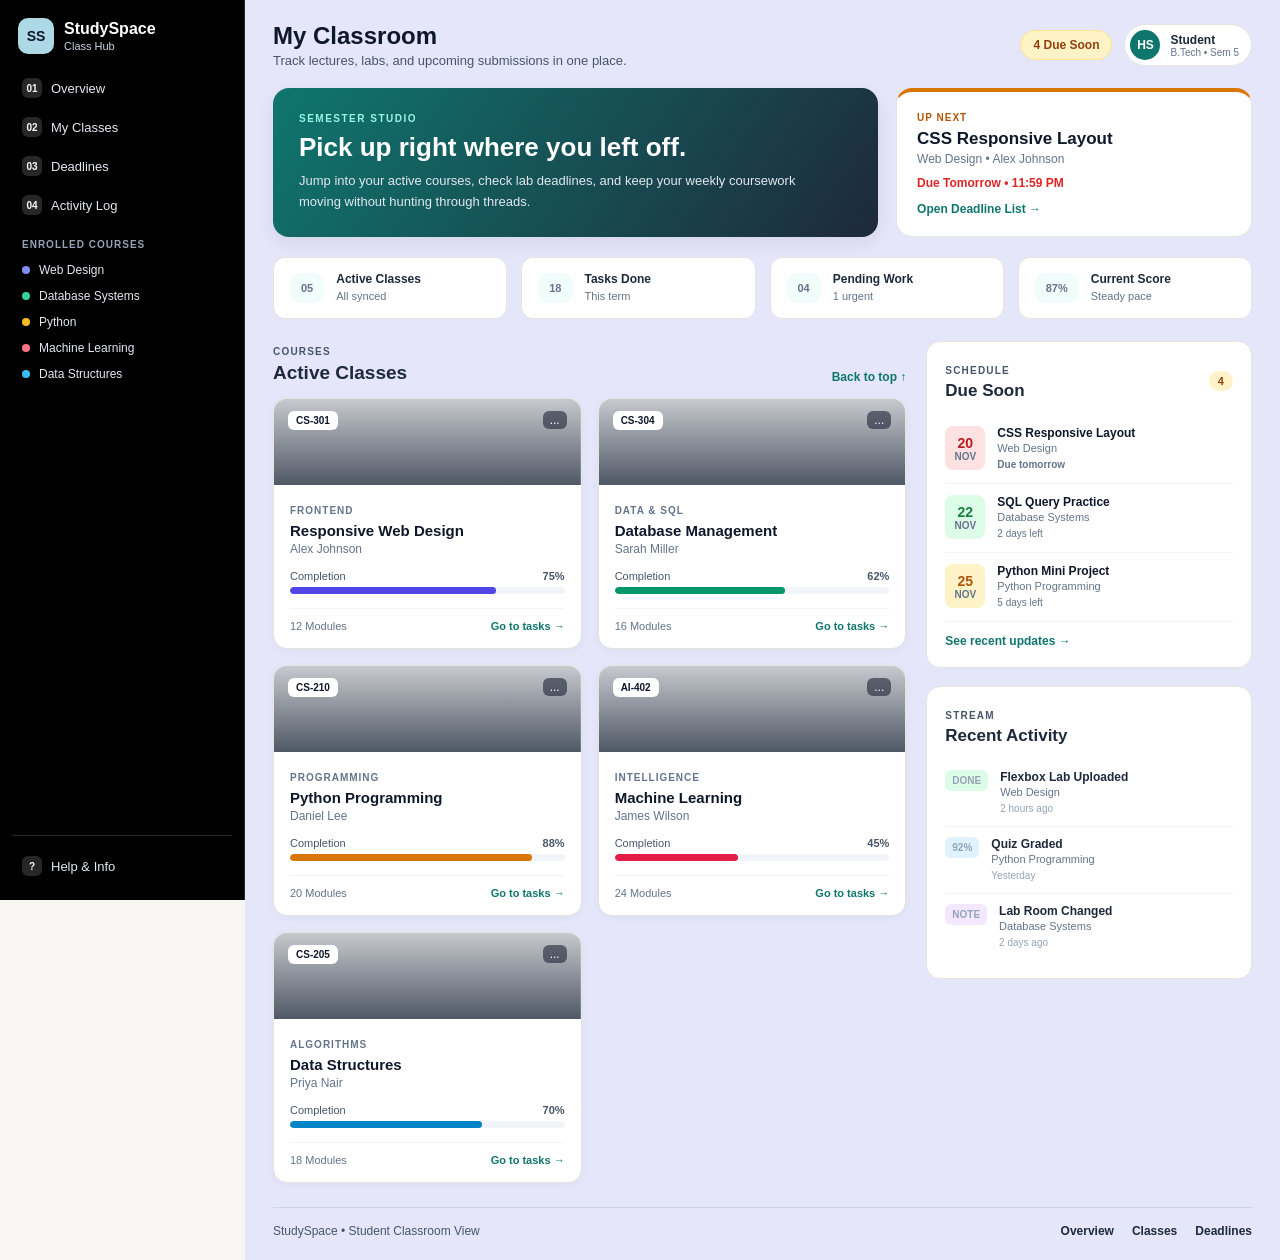
<file: index.html>
<!DOCTYPE html>
<html lang="en">
<head>
    <meta charset="UTF-8">
    <meta name="viewport" content="width=device-width, initial-scale=1.0">
    <title>StudySpace — Classroom</title>
    <link rel="stylesheet" href="index.css">
</head>
<body id="top">

    <!-- SIDEBAR -->
    <aside class="sidebar">
        <a href="#top" class="brand-box">
            <span class="brand-mark">SS</span>
            <div>
                <h2>StudySpace</h2>
                <p>Class Hub</p>
            </div>
        </a>

        <nav class="side-menu">
            <a href="#top" class="menu-link">
                <span class="menu-tag">01</span>
                <span>Overview</span>
            </a>
            <a href="#my-classes" class="menu-link">
                <span class="menu-tag">02</span>
                <span>My Classes</span>
            </a>
            <a href="#due-soon" class="menu-link">
                <span class="menu-tag">03</span>
                <span>Deadlines</span>
            </a>
            <a href="#recent-activity" class="menu-link">
                <span class="menu-tag">04</span>
                <span>Activity Log</span>
            </a>
        </nav>

        <div class="side-group">
            <p class="side-label">ENROLLED COURSES</p>
            <a href="#class-web" class="course-shortcut">
                <span class="dot dot-indigo"></span>
                <span>Web Design</span>
            </a>
            <a href="#class-db" class="course-shortcut">
                <span class="dot dot-emerald"></span>
                <span>Database Systems</span>
            </a>
            <a href="#class-py" class="course-shortcut">
                <span class="dot dot-amber"></span>
                <span>Python</span>
            </a>
            <a href="#class-ml" class="course-shortcut">
                <span class="dot dot-rose"></span>
                <span>Machine Learning</span>
            </a>
            <a href="#class-dsa" class="course-shortcut">
                <span class="dot dot-sky"></span>
                <span>Data Structures</span>
            </a>
        </div>

        <div class="side-footer-links">
            <a href="#footer-bar" class="menu-link">
                <span class="menu-tag">?</span>
                <span>Help &amp; Info</span>
            </a>
        </div>
    </aside>

    <!-- MAIN WORKSPACE -->
    <main class="workspace">

        <!-- TOP BAR -->
        <header class="topbar">
            <div class="topbar-left">
                <div>
                    <h1>My Classroom</h1>
                    <p>Track lectures, labs, and upcoming submissions in one place.</p>
                </div>
            </div>

            <div class="topbar-right">
                <a href="#due-soon" class="pill-alert">4 Due Soon</a>
                <div class="student-chip">
                    <span class="student-avatar">HS</span>
                    <div class="student-meta">
                        <strong>Student</strong>
                        <span>B.Tech • Sem 5</span>
                    </div>
                </div>
            </div>
        </header>

        <!-- HERO + SPOTLIGHT ROW -->
        <section class="hero-row">
            <div class="hero-banner">
                <span class="hero-kicker">SEMESTER STUDIO</span>
                <h2>Pick up right where you left off.</h2>
                <p>
                    Jump into your active courses, check lab deadlines, and keep your
                    weekly coursework moving without hunting through threads.
                </p>
            </div>

            <div class="spotlight-card">
                <span class="spotlight-tag">UP NEXT</span>
                <h3>CSS Responsive Layout</h3>
                <p class="spotlight-course">Web Design • Alex Johnson</p>
                <p class="spotlight-time">Due Tomorrow • 11:59 PM</p>
                <a href="#due-soon" class="spotlight-link">Open Deadline List →</a>
            </div>
        </section>

        <!-- STATS STRIP -->
        <section id="stats-section" class="stats-row">
            <div class="stat-box">
                <span class="stat-num">05</span>
                <div>
                    <p>Active Classes</p>
                    <span>All synced</span>
                </div>
            </div>
            <div class="stat-box">
                <span class="stat-num">18</span>
                <div>
                    <p>Tasks Done</p>
                    <span>This term</span>
                </div>
            </div>
            <div class="stat-box">
                <span class="stat-num">04</span>
                <div>
                    <p>Pending Work</p>
                    <span>1 urgent</span>
                </div>
            </div>
            <div class="stat-box">
                <span class="stat-num">87%</span>
                <div>
                    <p>Current Score</p>
                    <span>Steady pace</span>
                </div>
            </div>
        </section>

        <!-- MAIN GRID: COURSES + SIDE PANELS -->
        <section class="content-grid">

            <!-- COURSES COLUMN -->
            <div id="my-classes">
                <div class="block-header">
                    <div>
                        <span class="block-kicker">COURSES</span>
                        <h2>Active Classes</h2>
                    </div>
                    <a href="#top" class="top-jump">Back to top ↑</a>
                </div>

                <div class="cards-grid">

                    <!-- WEB DESIGN -->
                    <article id="class-web" class="class-card">
                        <div class="card-cover" style="background-image: linear-gradient(180deg, rgba(30, 41, 59, 0.25), rgba(30, 41, 59, 0.78)), url('https://images.unsplash.com/photo-1498050108023-c5249f4df085?auto=format&fit=crop&w=600&q=80');">
                            <span class="code-badge">CS-301</span>
                            <button type="button" class="more-dots">...</button>
                        </div>
                        <div class="card-body">
                            <span class="topic-label">FRONTEND</span>
                            <h3>Responsive Web Design</h3>
                            <p class="prof-name">Alex Johnson</p>

                            <div class="meter-wrap">
                                <div class="meter-top">
                                    <span>Completion</span>
                                    <strong>75%</strong>
                                </div>
                                <div class="meter-track">
                                    <div class="meter-fill bar-75 fill-indigo"></div>
                                </div>
                            </div>

                            <div class="card-foot">
                                <span>12 Modules</span>
                                <a href="#due-soon">Go to tasks →</a>
                            </div>
                        </div>
                    </article>

                    <!-- DATABASE SYSTEMS -->
                    <article id="class-db" class="class-card">
                        <div class="card-cover" style="background-image: linear-gradient(180deg, rgba(30, 41, 59, 0.25), rgba(30, 41, 59, 0.78)), url('https://images.unsplash.com/photo-1544383835-bda2bc66a55d?auto=format&fit=crop&w=600&q=80');">
                            <span class="code-badge">CS-304</span>
                            <button type="button" class="more-dots">...</button>
                        </div>
                        <div class="card-body">
                            <span class="topic-label">DATA &amp; SQL</span>
                            <h3>Database Management</h3>
                            <p class="prof-name">Sarah Miller</p>

                            <div class="meter-wrap">
                                <div class="meter-top">
                                    <span>Completion</span>
                                    <strong>62%</strong>
                                </div>
                                <div class="meter-track">
                                    <div class="meter-fill bar-62 fill-emerald"></div>
                                </div>
                            </div>

                            <div class="card-foot">
                                <span>16 Modules</span>
                                <a href="#due-soon">Go to tasks →</a>
                            </div>
                        </div>
                    </article>

                    <!-- PYTHON -->
                    <article id="class-py" class="class-card">
                        <div class="card-cover" style="background-image: linear-gradient(180deg, rgba(30, 41, 59, 0.25), rgba(30, 41, 59, 0.78)), url('https://images.unsplash.com/photo-1526379095098-d400fd0bf935?auto=format&fit=crop&w=600&q=80');">
                            <span class="code-badge">CS-210</span>
                            <button type="button" class="more-dots">...</button>
                        </div>
                        <div class="card-body">
                            <span class="topic-label">PROGRAMMING</span>
                            <h3>Python Programming</h3>
                            <p class="prof-name">Daniel Lee</p>

                            <div class="meter-wrap">
                                <div class="meter-top">
                                    <span>Completion</span>
                                    <strong>88%</strong>
                                </div>
                                <div class="meter-track">
                                    <div class="meter-fill bar-88 fill-amber"></div>
                                </div>
                            </div>

                            <div class="card-foot">
                                <span>20 Modules</span>
                                <a href="#due-soon">Go to tasks →</a>
                            </div>
                        </div>
                    </article>

                    <!-- MACHINE LEARNING -->
                    <article id="class-ml" class="class-card">
                        <div class="card-cover" style="background-image: linear-gradient(180deg, rgba(30, 41, 59, 0.25), rgba(30, 41, 59, 0.78)), url('https://images.unsplash.com/photo-1555949963-aa79dcee981c?auto=format&fit=crop&w=600&q=80');">
                            <span class="code-badge">AI-402</span>
                            <button type="button" class="more-dots">...</button>
                        </div>
                        <div class="card-body">
                            <span class="topic-label">INTELLIGENCE</span>
                            <h3>Machine Learning</h3>
                            <p class="prof-name">James Wilson</p>

                            <div class="meter-wrap">
                                <div class="meter-top">
                                    <span>Completion</span>
                                    <strong>45%</strong>
                                </div>
                                <div class="meter-track">
                                    <div class="meter-fill bar-45 fill-rose"></div>
                                </div>
                            </div>

                            <div class="card-foot">
                                <span>24 Modules</span>
                                <a href="#due-soon">Go to tasks →</a>
                            </div>
                        </div>
                    </article>

                    <!-- DATA STRUCTURES -->
                    <article id="class-dsa" class="class-card">
                        <div class="card-cover" style="background-image: linear-gradient(180deg, rgba(30, 41, 59, 0.25), rgba(30, 41, 59, 0.78)), url('https://images.unsplash.com/photo-1516116216624-53e697fedbea?auto=format&fit=crop&w=600&q=80');">
                            <span class="code-badge">CS-205</span>
                            <button type="button" class="more-dots">...</button>
                        </div>
                        <div class="card-body">
                            <span class="topic-label">ALGORITHMS</span>
                            <h3>Data Structures</h3>
                            <p class="prof-name">Priya Nair</p>

                            <div class="meter-wrap">
                                <div class="meter-top">
                                    <span>Completion</span>
                                    <strong>70%</strong>
                                </div>
                                <div class="meter-track">
                                    <div class="meter-fill bar-70 fill-sky"></div>
                                </div>
                            </div>

                            <div class="card-foot">
                                <span>18 Modules</span>
                                <a href="#due-soon">Go to tasks →</a>
                            </div>
                        </div>
                    </article>

                </div>
            </div>

            <!-- SIDE COLUMN: DEADLINES + ACTIVITY -->
            <div class="side-column">

                <div id="due-soon" class="side-panel">
                    <div class="panel-head">
                        <div>
                            <span class="block-kicker">SCHEDULE</span>
                            <h2>Due Soon</h2>
                        </div>
                        <span class="badge-count">4</span>
                    </div>

                    <div class="due-row">
                        <div class="date-box due-red">
                            <strong>20</strong>
                            <span>NOV</span>
                        </div>
                        <div>
                            <h3>CSS Responsive Layout</h3>
                            <p>Web Design</p>
                            <span class="due-hot">Due tomorrow</span>
                        </div>
                    </div>

                    <div class="due-row">
                        <div class="date-box due-green">
                            <strong>22</strong>
                            <span>NOV</span>
                        </div>
                        <div>
                            <h3>SQL Query Practice</h3>
                            <p>Database Systems</p>
                            <span>2 days left</span>
                        </div>
                    </div>

                    <div class="due-row">
                        <div class="date-box due-amber">
                            <strong>25</strong>
                            <span>NOV</span>
                        </div>
                        <div>
                            <h3>Python Mini Project</h3>
                            <p>Python Programming</p>
                            <span>5 days left</span>
                        </div>
                    </div>

                    <a href="#recent-activity" class="panel-link">See recent updates →</a>
                </div>

                <div id="recent-activity" class="side-panel">
                    <div class="panel-head">
                        <div>
                            <span class="block-kicker">STREAM</span>
                            <h2>Recent Activity</h2>
                        </div>
                    </div>

                    <div class="feed-row">
                        <span class="feed-tag tag-ok">DONE</span>
                        <div>
                            <h3>Flexbox Lab Uploaded</h3>
                            <p>Web Design</p>
                            <span>2 hours ago</span>
                        </div>
                    </div>

                    <div class="feed-row">
                        <span class="feed-tag tag-star">92%</span>
                        <div>
                            <h3>Quiz Graded</h3>
                            <p>Python Programming</p>
                            <span>Yesterday</span>
                        </div>
                    </div>

                    <div class="feed-row">
                        <span class="feed-tag tag-note">NOTE</span>
                        <div>
                            <h3>Lab Room Changed</h3>
                            <p>Database Systems</p>
                            <span>2 days ago</span>
                        </div>
                    </div>
                </div>

            </div>
        </section>

        <!-- FOOTER -->
        <footer id="footer-bar" class="page-footer">
            <p>StudySpace • Student Classroom View</p>
            <div class="footer-links">
                <a href="#top">Overview</a>
                <a href="#my-classes">Classes</a>
                <a href="#due-soon">Deadlines</a>
            </div>
        </footer>

    </main>

</body>
</html>
</file>
<file: index.css>
/* ================================
   RESET & BASE
================================ */
html {
    scroll-behavior: smooth;
}

* {
    box-sizing: border-box;
    margin: 0;
    padding: 0;
}

body {
    font-family: Arial, Helvetica, sans-serif;
    background-color: #f7f6f2;
    color: #1e293b;
    overflow-x: hidden;
}

a {
    text-decoration: none;
    color: inherit;
}

/* ================================
   LEFT SIDEBAR (BLACK THEME, NO SCROLLBAR)
================================ */
.sidebar {
    width: 245px;
    min-height: 100vh;
    position: fixed;
    top: 0;
    left: 0;
    background-color: black;
    color: #f8fafc;
    border-right: 1px solid #27272a;
    padding: 16px 12px;
    display: flex;
    flex-direction: column;
    overflow: hidden;
}

.brand-box {
    display: flex;
    align-items: center;
    gap: 10px;
    padding: 2px 6px 16px;
}

.brand-mark {
    width: 36px;
    height: 36px;
    border-radius: 10px;
    background-color: lightblue;
    color: #0f172a;
    font-weight: bold;
    font-size: 14px;
    display: flex;
    align-items: center;
    justify-content: center;
}

.brand-box h2 {
    font-size: 16px;
    color: #ffffff;
}

.brand-box p {
    font-size: 11px;
    color: #cbd5e1;
    margin-top: 2px;
}

.side-menu {
    display: flex;
    flex-direction: column;
    gap: 3px;
}

.menu-link {
    display: flex;
    align-items: center;
    gap: 9px;
    padding: 8px 10px;
    border-radius: 8px;
    font-size: 13px;
    color: #e2e8f0;
}

.menu-link:hover {
    background-color: lightblue;
    color: #0f172a;
}

.menu-tag {
    width: 20px;
    height: 20px;
    border-radius: 6px;
    background-color: #27272a;
    color: #f8fafc;
    font-size: 10px;
    font-weight: bold;
    display: flex;
    align-items: center;
    justify-content: center;
}

.menu-link:hover .menu-tag {
    background-color: #0f172a;
    color: lightblue;
}

.side-group {
    margin-top: 16px;
}

.side-label {
    font-size: 10px;
    font-weight: bold;
    letter-spacing: 1px;
    color: #94a3b8;
    padding: 0 10px 7px;
}

.course-shortcut {
    display: flex;
    align-items: center;
    gap: 9px;
    padding: 6px 10px;
    border-radius: 8px;
    font-size: 12px;
    color: #e2e8f0;
}

.course-shortcut:hover {
    background-color: lightblue;
    color: #0f172a;
}

.dot {
    width: 8px;
    height: 8px;
    border-radius: 50%;
}

.dot-indigo { background-color: #818cf8; }
.dot-emerald { background-color: #34d399; }
.dot-amber { background-color: #fbbf24; }
.dot-rose { background-color: #fb7185; }
.dot-sky { background-color: #38bdf8; }

.side-footer-links {
    margin-top: auto;
    padding-top: 12px;
    border-top: 1px solid #27272a;
}

/* ================================
   MAIN WORKSPACE
================================ */
.workspace {
    margin-left: 245px;
    padding: 22px 28px;
    background-color: lavender;
    overflow: hidden;
}

/* TOPBAR */
.topbar {
    display: flex;
    justify-content: space-between;
    align-items: center;
    margin-bottom: 20px;
    gap: 16px;
}

.topbar-left {
    display: flex;
    align-items: center;
    gap: 12px;
}

.topbar-left h1 {
    font-size: 24px;
    color: #0f172a;
}

.topbar-left p {
    font-size: 13px;
    color: #475569;
    margin-top: 3px;
}

.topbar-right {
    display: flex;
    align-items: center;
    gap: 12px;
}

.pill-alert {
    background-color: #fef3c7;
    color: #92400e;
    border: 1px solid #fde68a;
    padding: 7px 12px;
    border-radius: 20px;
    font-size: 12px;
    font-weight: bold;
}

.student-chip {
    display: flex;
    align-items: center;
    gap: 10px;
    background-color: #ffffff;
    border: 1px solid #e6e4dd;
    padding: 5px 12px 5px 5px;
    border-radius: 24px;
}

.student-avatar {
    width: 30px;
    height: 30px;
    border-radius: 50%;
    background-color: #0f766e;
    color: #ffffff;
    font-size: 12px;
    font-weight: bold;
    display: flex;
    align-items: center;
    justify-content: center;
}

.student-meta {
    display: flex;
    flex-direction: column;
}

.student-meta strong {
    font-size: 12px;
}

.student-meta span {
    font-size: 10px;
    color: #64748b;
}

/* ================================
   HERO + SPOTLIGHT ROW (GRID)
================================ */
.hero-row {
    display: grid;
    grid-template-columns: 1.7fr 1fr;
    gap: 18px;
    margin-bottom: 20px;
}

.hero-banner {
    background: linear-gradient(125deg, #0f766e, #1e293b);
    color: #ffffff;
    border-radius: 16px;
    padding: 24px 26px;
    box-shadow: 0 6px 18px rgba(15, 23, 42, 0.08);
    display: flex;
    flex-direction: column;
    justify-content: center;
}

.hero-kicker {
    font-size: 10px;
    letter-spacing: 1.5px;
    font-weight: bold;
    color: #99f6e4;
}

.hero-banner h2 {
    font-size: 26px;
    margin-top: 8px;
}

.hero-banner p {
    font-size: 13px;
    line-height: 1.6;
    color: #e2e8f0;
    margin-top: 8px;
    max-width: 540px;
}

.spotlight-card {
    background-color: #ffffff;
    border: 1px solid #e6e4dd;
    border-top: 4px solid #d97706;
    border-radius: 16px;
    padding: 20px;
    display: flex;
    flex-direction: column;
    justify-content: space-between;
}

.spotlight-tag {
    font-size: 10px;
    font-weight: bold;
    letter-spacing: 1px;
    color: #b45309;
}

.spotlight-card h3 {
    font-size: 17px;
    margin-top: 6px;
    color: #0f172a;
}

.spotlight-course {
    font-size: 12px;
    color: #64748b;
    margin-top: 3px;
}

.spotlight-time {
    font-size: 12px;
    font-weight: bold;
    color: #dc2626;
    margin-top: 10px;
}

.spotlight-link {
    font-size: 12px;
    font-weight: bold;
    color: #0f766e;
    margin-top: 12px;
}

/* ================================
   STATS STRIP
================================ */
.stats-row {
    display: grid;
    grid-template-columns: repeat(4, 1fr);
    gap: 14px;
    margin-bottom: 22px;
}

.stat-box {
    background-color: #ffffff;
    border: 1px solid #e6e4dd;
    border-radius: 12px;
    padding: 14px 16px;
    display: flex;
    align-items: center;
    gap: 12px;
}

.stat-num {
    font-size: 20px;
    font-weight: bold;
    color: #0f766e;
    background-color: #f0fdfa;
    padding: 9px 11px;
    border-radius: 10px;
}

.stat-box p {
    font-size: 12px;
    font-weight: bold;
    color: #1e293b;
}

.stat-box span {
    font-size: 11px;
    color: #64748b;
}

/* ================================
   CONTENT GRID
================================ */
.content-grid {
    display: grid;
    grid-template-columns: 1.75fr 0.9fr;
    gap: 20px;
    align-items: start;
}

.block-header {
    display: flex;
    justify-content: space-between;
    align-items: flex-end;
    margin-bottom: 14px;
}

.block-kicker {
    font-size: 10px;
    font-weight: bold;
    letter-spacing: 1.2px;
    color: #475569;
}

.block-header h2 {
    font-size: 19px;
    margin-top: 3px;
}

.top-jump {
    font-size: 12px;
    font-weight: bold;
    color: #0f766e;
}

/* COURSE CARDS GRID */
.cards-grid {
    display: grid;
    grid-template-columns: repeat(2, 1fr);
    gap: 16px;
}

.class-card {
    background-color: #ffffff;
    border: 1px solid #e6e4dd;
    border-radius: 14px;
    overflow: hidden;
    box-shadow: 0 2px 8px rgba(15, 23, 42, 0.04);
}

.card-cover {
    height: 86px;
    padding: 12px 14px;
    background-size: cover;
    background-position: center;
    display: flex;
    justify-content: space-between;
    align-items: flex-start;
}

.code-badge {
    background-color: #ffffff;
    color: #0f172a;
    font-size: 10px;
    font-weight: bold;
    padding: 4px 8px;
    border-radius: 6px;
}

.more-dots {
    border: none;
    background-color: rgba(15, 23, 42, 0.55);
    color: #ffffff;
    font-size: 12px;
    padding: 2px 7px;
    border-radius: 6px;
    cursor: pointer;
}

.card-body {
    padding: 15px 16px 16px;
}

.topic-label {
    font-size: 10px;
    font-weight: bold;
    letter-spacing: 1px;
    color: #64748b;
}

.card-body h3 {
    font-size: 15px;
    margin-top: 4px;
    color: #0f172a;
}

.prof-name {
    font-size: 12px;
    color: #64748b;
    margin-top: 3px;
}

.meter-wrap {
    margin-top: 14px;
}

.meter-top {
    display: flex;
    justify-content: space-between;
    font-size: 11px;
    color: #475569;
    margin-bottom: 5px;
}

.meter-track {
    width: 100%;
    height: 7px;
    background-color: #f1f5f9;
    border-radius: 8px;
    overflow: hidden;
}

.meter-fill {
    height: 100%;
    border-radius: 8px;
}

.bar-75 { width: 75%; }
.bar-62 { width: 62%; }
.bar-88 { width: 88%; }
.bar-45 { width: 45%; }
.bar-70 { width: 70%; }

.fill-indigo { background-color: #4f46e5; }
.fill-emerald { background-color: #059669; }
.fill-amber { background-color: #d97706; }
.fill-rose { background-color: #e11d48; }
.fill-sky { background-color: #0284c7; }

.card-foot {
    margin-top: 14px;
    padding-top: 11px;
    border-top: 1px solid #f1f5f9;
    display: flex;
    justify-content: space-between;
    align-items: center;
    font-size: 11px;
}

.card-foot span {
    color: #64748b;
}

.card-foot a {
    font-weight: bold;
    color: #0f766e;
}

/* ================================
   SIDE COLUMN PANELS
================================ */
.side-column {
    display: flex;
    flex-direction: column;
    gap: 18px;
}

.side-panel {
    background-color: #ffffff;
    border: 1px solid #e6e4dd;
    border-radius: 14px;
    padding: 18px;
}

.panel-head {
    display: flex;
    justify-content: space-between;
    align-items: center;
    margin-bottom: 14px;
}

.panel-head h2 {
    font-size: 17px;
    margin-top: 3px;
}

.badge-count {
    background-color: #fef3c7;
    color: #92400e;
    font-size: 11px;
    font-weight: bold;
    padding: 4px 9px;
    border-radius: 12px;
}

.due-row {
    display: flex;
    gap: 12px;
    padding: 11px 0;
    border-bottom: 1px solid #f1f5f9;
}

.date-box {
    width: 40px;
    height: 44px;
    border-radius: 8px;
    display: flex;
    flex-direction: column;
    align-items: center;
    justify-content: center;
    flex-shrink: 0;
}

.date-box strong {
    font-size: 14px;
}

.date-box span {
    font-size: 8px;
    font-weight: bold;
}

.due-red { background-color: #fee2e2; color: #b91c1c; }
.due-green { background-color: #dcfce7; color: #15803d; }
.due-amber { background-color: #fef3c7; color: #b45309; }

.due-row h3 {
    font-size: 12px;
    color: #0f172a;
}

.due-row p {
    font-size: 11px;
    color: #64748b;
    margin-top: 2px;
}

.due-row span {
    font-size: 10px;
    color: #64748b;
}

.due-hot {
    color: #b91c1c;
    font-weight: bold;
}

.panel-link {
    display: inline-block;
    margin-top: 12px;
    font-size: 12px;
    font-weight: bold;
    color: #0f766e;
}

.feed-row {
    display: flex;
    gap: 12px;
    padding: 10px 0;
    border-bottom: 1px solid #f1f5f9;
}

.feed-row:last-child {
    border-bottom: none;
}

.feed-tag {
    font-size: 9px;
    font-weight: bold;
    padding: 5px 7px;
    border-radius: 6px;
    height: fit-content;
    flex-shrink: 0;
}

.tag-ok { background-color: #dcfce7; color: #166534; }
.tag-star { background-color: #e0f2fe; color: #075985; }
.tag-note { background-color: #f3e8ff; color: #6b21a8; }

.feed-row h3 {
    font-size: 12px;
}

.feed-row p {
    font-size: 11px;
    color: #64748b;
    margin-top: 2px;
}

.feed-row span {
    font-size: 10px;
    color: #94a3b8;
}

/* ================================
   FOOTER
================================ */
.page-footer {
    margin-top: 24px;
    padding-top: 16px;
    border-top: 1px solid #cbd5e1;
    display: flex;
    justify-content: space-between;
    align-items: center;
    font-size: 12px;
    color: #475569;
}

.footer-links {
    display: flex;
    gap: 18px;
}

.footer-links a {
    font-weight: bold;
    color: #1e293b;
}

/* ================================
   RESPONSIVE BREAKPOINTS
================================ */
@media (max-width: 1100px) {
    .hero-row {
        grid-template-columns: 1fr;
    }

    .stats-row {
        grid-template-columns: repeat(2, 1fr);
    }

    .content-grid {
        grid-template-columns: 1fr;
    }
}

@media (max-width: 820px) {
    .sidebar {
        width: 205px;
    }

    .workspace {
        margin-left: 205px;
        padding: 20px;
    }

    .cards-grid {
        grid-template-columns: 1fr;
    }

    .student-meta {
        display: none;
    }
}

@media (max-width: 650px) {
    .sidebar {
        position: static;
        width: 100%;
        min-height: auto;
        border-right: none;
        border-bottom: 1px solid #27272a;
        padding: 12px 14px;
    }

    .side-menu {
        flex-direction: row;
        flex-wrap: wrap;
        gap: 6px;
    }

    .menu-link {
        padding: 6px 10px;
        font-size: 12px;
    }

    .side-group,
    .side-footer-links {
        display: none;
    }

    .workspace {
        margin-left: 0;
        padding: 16px 14px;
    }

    .topbar {
        flex-direction: row;
        flex-wrap: nowrap;
        justify-content: space-between;
        align-items: center;
        gap: 10px;
        margin-bottom: 16px;
    }

    .topbar-left {
        min-width: 0;
    }

    .topbar-left h1 {
        font-size: 20px;
    }

    .topbar-left p {
        font-size: 12px;
        line-height: 1.35;
    }

    .topbar-right {
        gap: 8px;
        flex-shrink: 0;
    }

    .pill-alert {
        display: none;
    }

    .student-chip {
        padding: 0;
        border: none;
        background: transparent;
    }

    .student-avatar {
        width: 34px;
        height: 34px;
        font-size: 12px;
    }

    .student-meta {
        display: none;
    }

    .stats-row {
        grid-template-columns: 1fr 1fr;
    }

    .page-footer {
        flex-direction: column;
        gap: 10px;
        align-items: flex-start;
    }
}

@media (max-width: 420px) {
    .stats-row {
        grid-template-columns: 1fr;
    }
}
</file>
<file: samp_pro.css>
/* ================================
   RESET & BASE
================================ */
html {
    scroll-behavior: smooth;
}

* {
    box-sizing: border-box;
    margin: 0;
    padding: 0;
}

body {
    font-family: Arial, Helvetica, sans-serif;
    background-color: #f7f6f2;
    color: #1e293b;
    overflow-x: hidden;
}

a {
    text-decoration: none;
    color: inherit;
}

/* ================================
   LEFT SIDEBAR (BLACK THEME, NO SCROLLBAR)
================================ */
.sidebar {
    width: 245px;
    min-height: 100vh;
    position: fixed;
    top: 0;
    left: 0;
    background-color: black;
    color: #f8fafc;
    border-right: 1px solid #27272a;
    padding: 16px 12px;
    display: flex;
    flex-direction: column;
    overflow: hidden;
}

.brand-box {
    display: flex;
    align-items: center;
    gap: 10px;
    padding: 2px 6px 16px;
}

.brand-mark {
    width: 36px;
    height: 36px;
    border-radius: 10px;
    background-color: lightblue;
    color: #0f172a;
    font-weight: bold;
    font-size: 14px;
    display: flex;
    align-items: center;
    justify-content: center;
}

.brand-box h2 {
    font-size: 16px;
    color: #ffffff;
}

.brand-box p {
    font-size: 11px;
    color: #cbd5e1;
    margin-top: 2px;
}

.side-menu {
    display: flex;
    flex-direction: column;
    gap: 3px;
}

.menu-link {
    display: flex;
    align-items: center;
    gap: 9px;
    padding: 8px 10px;
    border-radius: 8px;
    font-size: 13px;
    color: #e2e8f0;
}

.menu-link:hover {
    background-color: lightblue;
    color: #0f172a;
}

.menu-tag {
    width: 20px;
    height: 20px;
    border-radius: 6px;
    background-color: #27272a;
    color: #f8fafc;
    font-size: 10px;
    font-weight: bold;
    display: flex;
    align-items: center;
    justify-content: center;
}

.menu-link:hover .menu-tag {
    background-color: #0f172a;
    color: lightblue;
}

.side-group {
    margin-top: 16px;
}

.side-label {
    font-size: 10px;
    font-weight: bold;
    letter-spacing: 1px;
    color: #94a3b8;
    padding: 0 10px 7px;
}

.course-shortcut {
    display: flex;
    align-items: center;
    gap: 9px;
    padding: 6px 10px;
    border-radius: 8px;
    font-size: 12px;
    color: #e2e8f0;
}

.course-shortcut:hover {
    background-color: lightblue;
    color: #0f172a;
}

.dot {
    width: 8px;
    height: 8px;
    border-radius: 50%;
}

.dot-indigo { background-color: #818cf8; }
.dot-emerald { background-color: #34d399; }
.dot-amber { background-color: #fbbf24; }
.dot-rose { background-color: #fb7185; }
.dot-sky { background-color: #38bdf8; }

.side-footer-links {
    margin-top: auto;
    padding-top: 12px;
    border-top: 1px solid #27272a;
}

/* ================================
   MAIN WORKSPACE
================================ */
.workspace {
    margin-left: 245px;
    padding: 22px 28px;
    background-color: lavender;
    overflow: hidden;
}

/* TOPBAR */
.topbar {
    display: flex;
    justify-content: space-between;
    align-items: center;
    margin-bottom: 20px;
    gap: 16px;
}

.topbar-left {
    display: flex;
    align-items: center;
    gap: 12px;
}

.topbar-left h1 {
    font-size: 24px;
    color: #0f172a;
}

.topbar-left p {
    font-size: 13px;
    color: #475569;
    margin-top: 3px;
}

.topbar-right {
    display: flex;
    align-items: center;
    gap: 12px;
}

.pill-alert {
    background-color: #fef3c7;
    color: #92400e;
    border: 1px solid #fde68a;
    padding: 7px 12px;
    border-radius: 20px;
    font-size: 12px;
    font-weight: bold;
}

.student-chip {
    display: flex;
    align-items: center;
    gap: 10px;
    background-color: #ffffff;
    border: 1px solid #e6e4dd;
    padding: 5px 12px 5px 5px;
    border-radius: 24px;
}

.student-avatar {
    width: 30px;
    height: 30px;
    border-radius: 50%;
    background-color: #0f766e;
    color: #ffffff;
    font-size: 12px;
    font-weight: bold;
    display: flex;
    align-items: center;
    justify-content: center;
}

.student-meta {
    display: flex;
    flex-direction: column;
}

.student-meta strong {
    font-size: 12px;
}

.student-meta span {
    font-size: 10px;
    color: #64748b;
}

/* ================================
   HERO + SPOTLIGHT ROW (GRID)
================================ */
.hero-row {
    display: grid;
    grid-template-columns: 1.7fr 1fr;
    gap: 18px;
    margin-bottom: 20px;
}

.hero-banner {
    background: linear-gradient(125deg, #0f766e, #1e293b);
    color: #ffffff;
    border-radius: 16px;
    padding: 24px 26px;
    box-shadow: 0 6px 18px rgba(15, 23, 42, 0.08);
    display: flex;
    flex-direction: column;
    justify-content: center;
}

.hero-kicker {
    font-size: 10px;
    letter-spacing: 1.5px;
    font-weight: bold;
    color: #99f6e4;
}

.hero-banner h2 {
    font-size: 26px;
    margin-top: 8px;
}

.hero-banner p {
    font-size: 13px;
    line-height: 1.6;
    color: #e2e8f0;
    margin-top: 8px;
    max-width: 540px;
}

.spotlight-card {
    background-color: #ffffff;
    border: 1px solid #e6e4dd;
    border-top: 4px solid #d97706;
    border-radius: 16px;
    padding: 20px;
    display: flex;
    flex-direction: column;
    justify-content: space-between;
}

.spotlight-tag {
    font-size: 10px;
    font-weight: bold;
    letter-spacing: 1px;
    color: #b45309;
}

.spotlight-card h3 {
    font-size: 17px;
    margin-top: 6px;
    color: #0f172a;
}

.spotlight-course {
    font-size: 12px;
    color: #64748b;
    margin-top: 3px;
}

.spotlight-time {
    font-size: 12px;
    font-weight: bold;
    color: #dc2626;
    margin-top: 10px;
}

.spotlight-link {
    font-size: 12px;
    font-weight: bold;
    color: #0f766e;
    margin-top: 12px;
}

/* ================================
   STATS STRIP
================================ */
.stats-row {
    display: grid;
    grid-template-columns: repeat(4, 1fr);
    gap: 14px;
    margin-bottom: 22px;
}

.stat-box {
    background-color: #ffffff;
    border: 1px solid #e6e4dd;
    border-radius: 12px;
    padding: 14px 16px;
    display: flex;
    align-items: center;
    gap: 12px;
}

.stat-num {
    font-size: 20px;
    font-weight: bold;
    color: #0f766e;
    background-color: #f0fdfa;
    padding: 9px 11px;
    border-radius: 10px;
}

.stat-box p {
    font-size: 12px;
    font-weight: bold;
    color: #1e293b;
}

.stat-box span {
    font-size: 11px;
    color: #64748b;
}

/* ================================
   CONTENT GRID
================================ */
.content-grid {
    display: grid;
    grid-template-columns: 1.75fr 0.9fr;
    gap: 20px;
    align-items: start;
}

.block-header {
    display: flex;
    justify-content: space-between;
    align-items: flex-end;
    margin-bottom: 14px;
}

.block-kicker {
    font-size: 10px;
    font-weight: bold;
    letter-spacing: 1.2px;
    color: #475569;
}

.block-header h2 {
    font-size: 19px;
    margin-top: 3px;
}

.top-jump {
    font-size: 12px;
    font-weight: bold;
    color: #0f766e;
}

/* COURSE CARDS GRID */
.cards-grid {
    display: grid;
    grid-template-columns: repeat(2, 1fr);
    gap: 16px;
}

.class-card {
    background-color: #ffffff;
    border: 1px solid #e6e4dd;
    border-radius: 14px;
    overflow: hidden;
    box-shadow: 0 2px 8px rgba(15, 23, 42, 0.04);
}

.card-cover {
    height: 86px;
    padding: 12px 14px;
    background-size: cover;
    background-position: center;
    display: flex;
    justify-content: space-between;
    align-items: flex-start;
}

.code-badge {
    background-color: #ffffff;
    color: #0f172a;
    font-size: 10px;
    font-weight: bold;
    padding: 4px 8px;
    border-radius: 6px;
}

.more-dots {
    border: none;
    background-color: rgba(15, 23, 42, 0.55);
    color: #ffffff;
    font-size: 12px;
    padding: 2px 7px;
    border-radius: 6px;
    cursor: pointer;
}

.card-body {
    padding: 15px 16px 16px;
}

.topic-label {
    font-size: 10px;
    font-weight: bold;
    letter-spacing: 1px;
    color: #64748b;
}

.card-body h3 {
    font-size: 15px;
    margin-top: 4px;
    color: #0f172a;
}

.prof-name {
    font-size: 12px;
    color: #64748b;
    margin-top: 3px;
}

.meter-wrap {
    margin-top: 14px;
}

.meter-top {
    display: flex;
    justify-content: space-between;
    font-size: 11px;
    color: #475569;
    margin-bottom: 5px;
}

.meter-track {
    width: 100%;
    height: 7px;
    background-color: #f1f5f9;
    border-radius: 8px;
    overflow: hidden;
}

.meter-fill {
    height: 100%;
    border-radius: 8px;
}

.bar-75 { width: 75%; }
.bar-62 { width: 62%; }
.bar-88 { width: 88%; }
.bar-45 { width: 45%; }
.bar-70 { width: 70%; }

.fill-indigo { background-color: #4f46e5; }
.fill-emerald { background-color: #059669; }
.fill-amber { background-color: #d97706; }
.fill-rose { background-color: #e11d48; }
.fill-sky { background-color: #0284c7; }

.card-foot {
    margin-top: 14px;
    padding-top: 11px;
    border-top: 1px solid #f1f5f9;
    display: flex;
    justify-content: space-between;
    align-items: center;
    font-size: 11px;
}

.card-foot span {
    color: #64748b;
}

.card-foot a {
    font-weight: bold;
    color: #0f766e;
}

/* ================================
   SIDE COLUMN PANELS
================================ */
.side-column {
    display: flex;
    flex-direction: column;
    gap: 18px;
}

.side-panel {
    background-color: #ffffff;
    border: 1px solid #e6e4dd;
    border-radius: 14px;
    padding: 18px;
}

.panel-head {
    display: flex;
    justify-content: space-between;
    align-items: center;
    margin-bottom: 14px;
}

.panel-head h2 {
    font-size: 17px;
    margin-top: 3px;
}

.badge-count {
    background-color: #fef3c7;
    color: #92400e;
    font-size: 11px;
    font-weight: bold;
    padding: 4px 9px;
    border-radius: 12px;
}

.due-row {
    display: flex;
    gap: 12px;
    padding: 11px 0;
    border-bottom: 1px solid #f1f5f9;
}

.date-box {
    width: 40px;
    height: 44px;
    border-radius: 8px;
    display: flex;
    flex-direction: column;
    align-items: center;
    justify-content: center;
    flex-shrink: 0;
}

.date-box strong {
    font-size: 14px;
}

.date-box span {
    font-size: 8px;
    font-weight: bold;
}

.due-red { background-color: #fee2e2; color: #b91c1c; }
.due-green { background-color: #dcfce7; color: #15803d; }
.due-amber { background-color: #fef3c7; color: #b45309; }

.due-row h3 {
    font-size: 12px;
    color: #0f172a;
}

.due-row p {
    font-size: 11px;
    color: #64748b;
    margin-top: 2px;
}

.due-row span {
    font-size: 10px;
    color: #64748b;
}

.due-hot {
    color: #b91c1c;
    font-weight: bold;
}

.panel-link {
    display: inline-block;
    margin-top: 12px;
    font-size: 12px;
    font-weight: bold;
    color: #0f766e;
}

.feed-row {
    display: flex;
    gap: 12px;
    padding: 10px 0;
    border-bottom: 1px solid #f1f5f9;
}

.feed-row:last-child {
    border-bottom: none;
}

.feed-tag {
    font-size: 9px;
    font-weight: bold;
    padding: 5px 7px;
    border-radius: 6px;
    height: fit-content;
    flex-shrink: 0;
}

.tag-ok { background-color: #dcfce7; color: #166534; }
.tag-star { background-color: #e0f2fe; color: #075985; }
.tag-note { background-color: #f3e8ff; color: #6b21a8; }

.feed-row h3 {
    font-size: 12px;
}

.feed-row p {
    font-size: 11px;
    color: #64748b;
    margin-top: 2px;
}

.feed-row span {
    font-size: 10px;
    color: #94a3b8;
}

/* ================================
   FOOTER
================================ */
.page-footer {
    margin-top: 24px;
    padding-top: 16px;
    border-top: 1px solid #cbd5e1;
    display: flex;
    justify-content: space-between;
    align-items: center;
    font-size: 12px;
    color: #475569;
}

.footer-links {
    display: flex;
    gap: 18px;
}

.footer-links a {
    font-weight: bold;
    color: #1e293b;
}

/* ================================
   RESPONSIVE BREAKPOINTS
================================ */
@media (max-width: 1100px) {
    .hero-row {
        grid-template-columns: 1fr;
    }

    .stats-row {
        grid-template-columns: repeat(2, 1fr);
    }

    .content-grid {
        grid-template-columns: 1fr;
    }
}

@media (max-width: 820px) {
    .sidebar {
        width: 205px;
    }

    .workspace {
        margin-left: 205px;
        padding: 20px;
    }

    .cards-grid {
        grid-template-columns: 1fr;
    }

    .student-meta {
        display: none;
    }
}

@media (max-width: 650px) {
    .sidebar {
        position: static;
        width: 100%;
        min-height: auto;
        border-right: none;
        border-bottom: 1px solid #27272a;
        padding: 12px 14px;
    }

    .side-menu {
        flex-direction: row;
        flex-wrap: wrap;
        gap: 6px;
    }

    .menu-link {
        padding: 6px 10px;
        font-size: 12px;
    }

    .side-group,
    .side-footer-links {
        display: none;
    }

    .workspace {
        margin-left: 0;
        padding: 16px 14px;
    }

    .topbar {
        flex-direction: row;
        flex-wrap: nowrap;
        justify-content: space-between;
        align-items: center;
        gap: 10px;
        margin-bottom: 16px;
    }

    .topbar-left {
        min-width: 0;
    }

    .topbar-left h1 {
        font-size: 20px;
    }

    .topbar-left p {
        font-size: 12px;
        line-height: 1.35;
    }

    .topbar-right {
        gap: 8px;
        flex-shrink: 0;
    }

    .pill-alert {
        display: none;
    }

    .student-chip {
        padding: 0;
        border: none;
        background: transparent;
    }

    .student-avatar {
        width: 34px;
        height: 34px;
        font-size: 12px;
    }

    .student-meta {
        display: none;
    }

    .stats-row {
        grid-template-columns: 1fr 1fr;
    }

    .page-footer {
        flex-direction: column;
        gap: 10px;
        align-items: flex-start;
    }
}

@media (max-width: 420px) {
    .stats-row {
        grid-template-columns: 1fr;
    }
}
</file>
